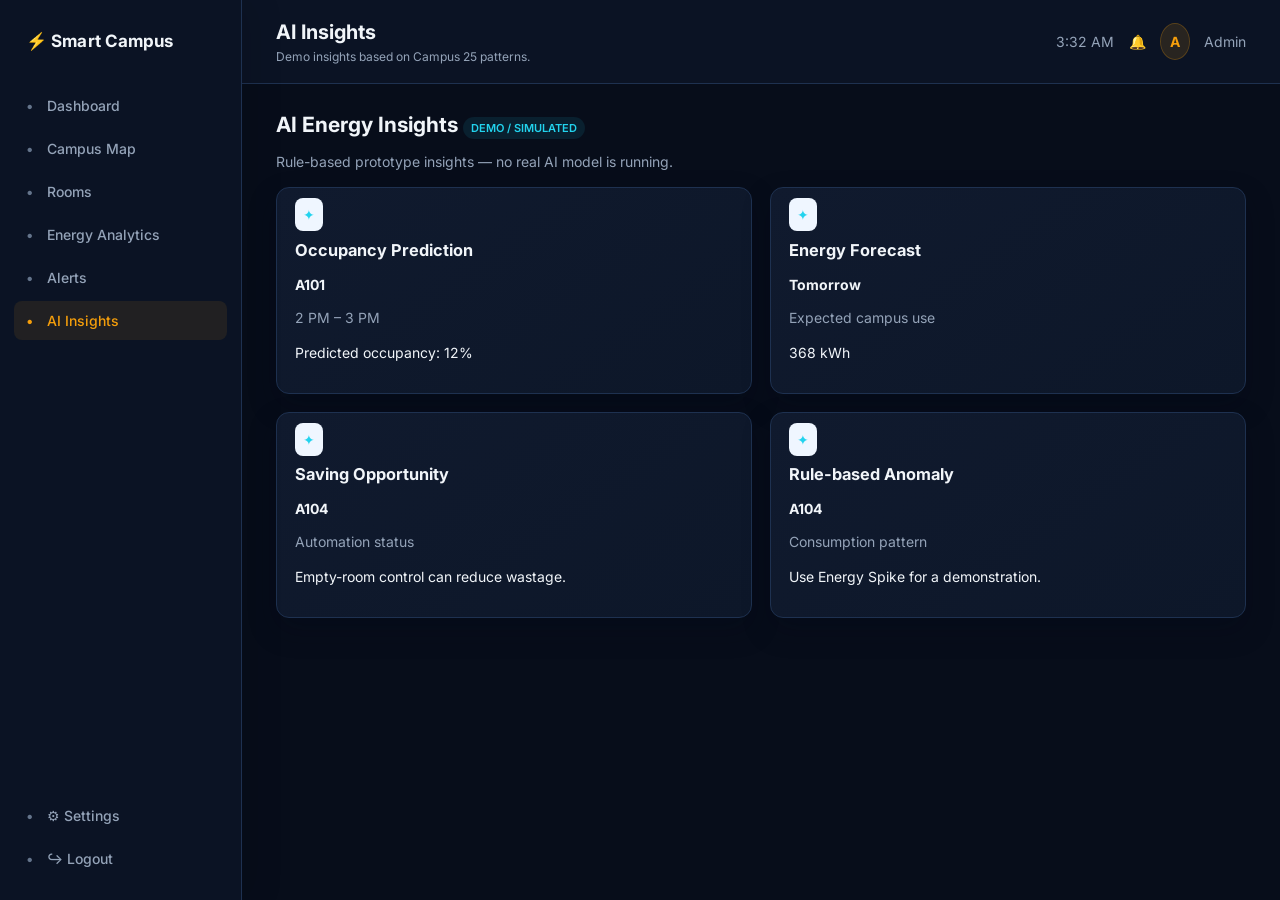
<file: ai-insights.html>
<!doctype html>
<html lang="en">

<head>
    <meta charset="UTF-8">
    <meta name="viewport" content="width=device-width,initial-scale=1">
    <title>AI Insights | Smart Campus</title>
    <link href="https://fonts.googleapis.com/css2?family=Inter:wght@400;500;600;700&display=swap" rel="stylesheet">
    <link rel="stylesheet" href="css/style.css">
</head>

<body data-page="ai">
    <div id="app"></div>
    <script src="js/main.js"></script>
</body>

</html>
</file>
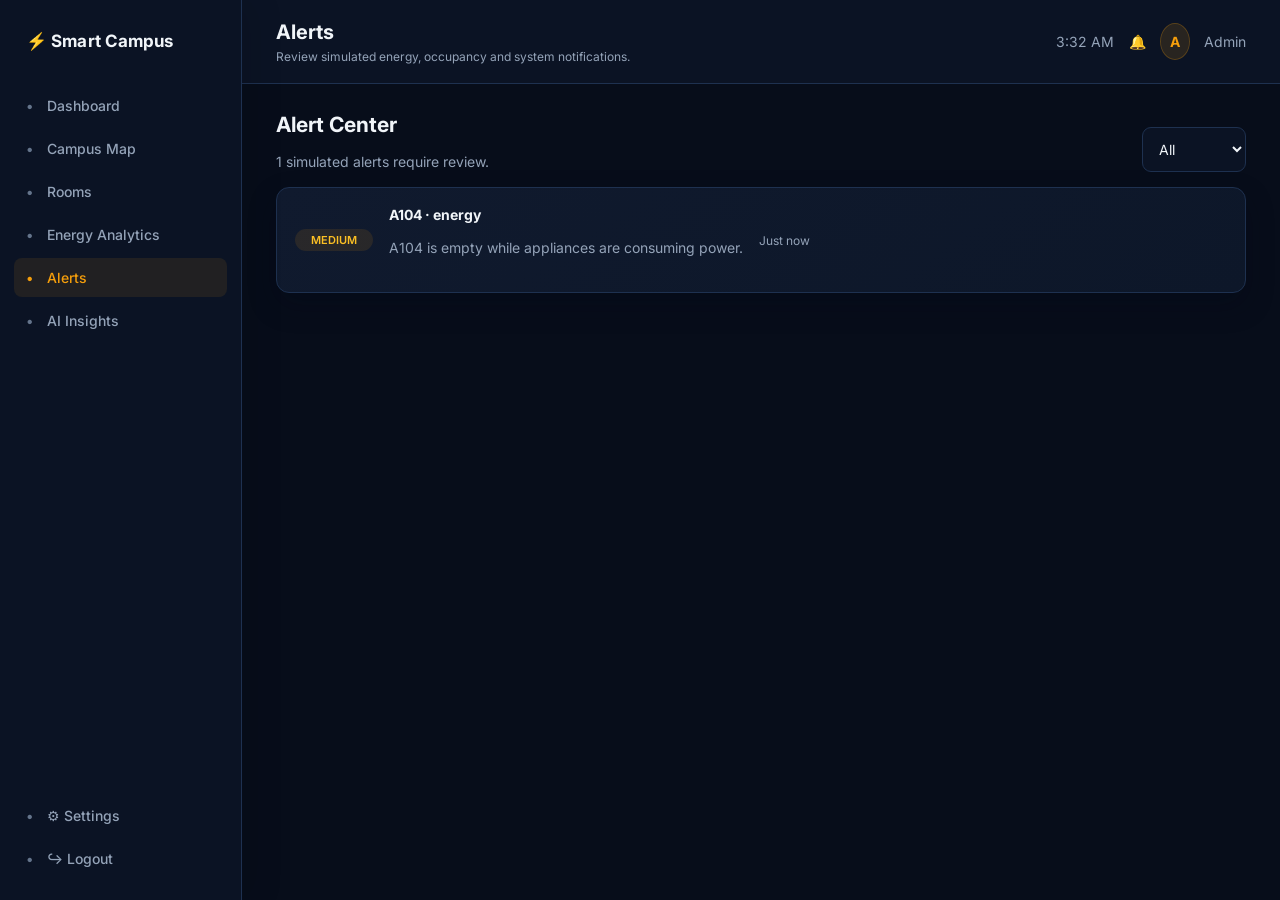
<file: alerts.html>
<!doctype html>
<html lang="en">

<head>
    <meta charset="UTF-8">
    <meta name="viewport" content="width=device-width,initial-scale=1">
    <title>Alerts | Smart Campus</title>
    <link href="https://fonts.googleapis.com/css2?family=Inter:wght@400;500;600;700&display=swap" rel="stylesheet">
    <link rel="stylesheet" href="css/style.css">
</head>

<body data-page="alerts">
    <div id="app"></div>
    <script src="js/main.js"></script>
    <script src="js/simulation.js"></script>
    <script src="js/alerts.js"></script>
</body>

</html>
</file>
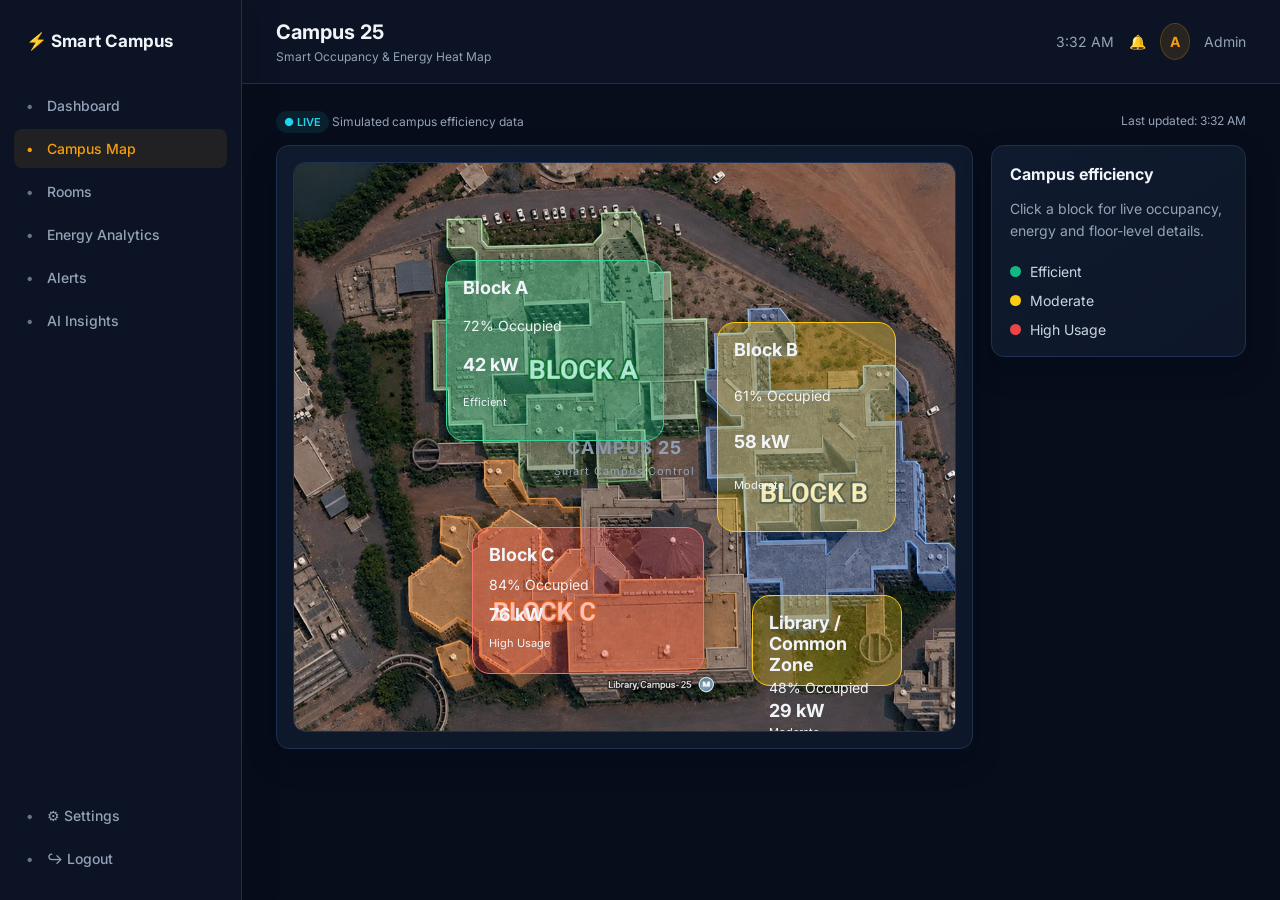
<file: campus-map.html>
<!doctype html><html lang="en"><head><meta charset="UTF-8"><meta name="viewport" content="width=device-width,initial-scale=1"><title>Campus 25 Map</title><link href="https://fonts.googleapis.com/css2?family=Inter:wght@400;500;600;700&display=swap" rel="stylesheet"><link rel="stylesheet" href="css/style.css"></head><body data-page="map"><div id="app"></div><script src="js/main.js"></script><script src="js/campus-map.js"></script></body></html>
</file>
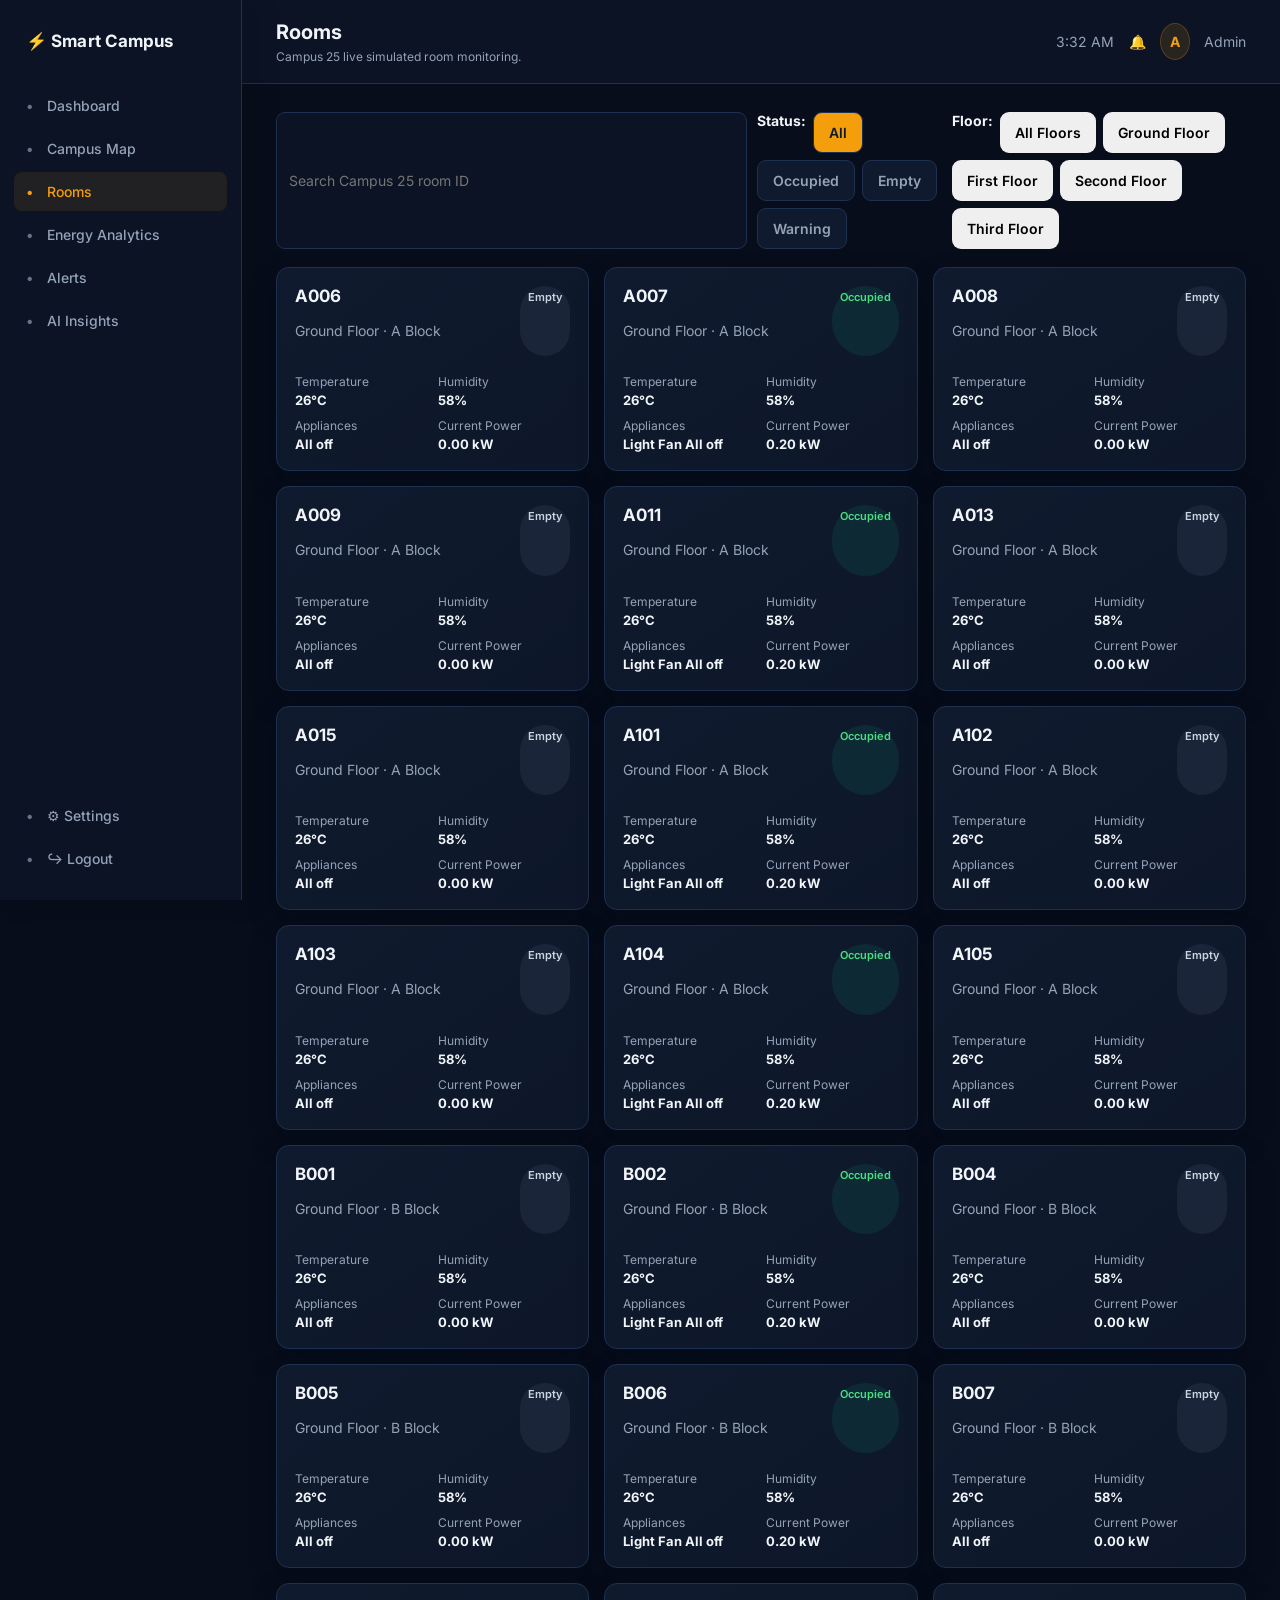
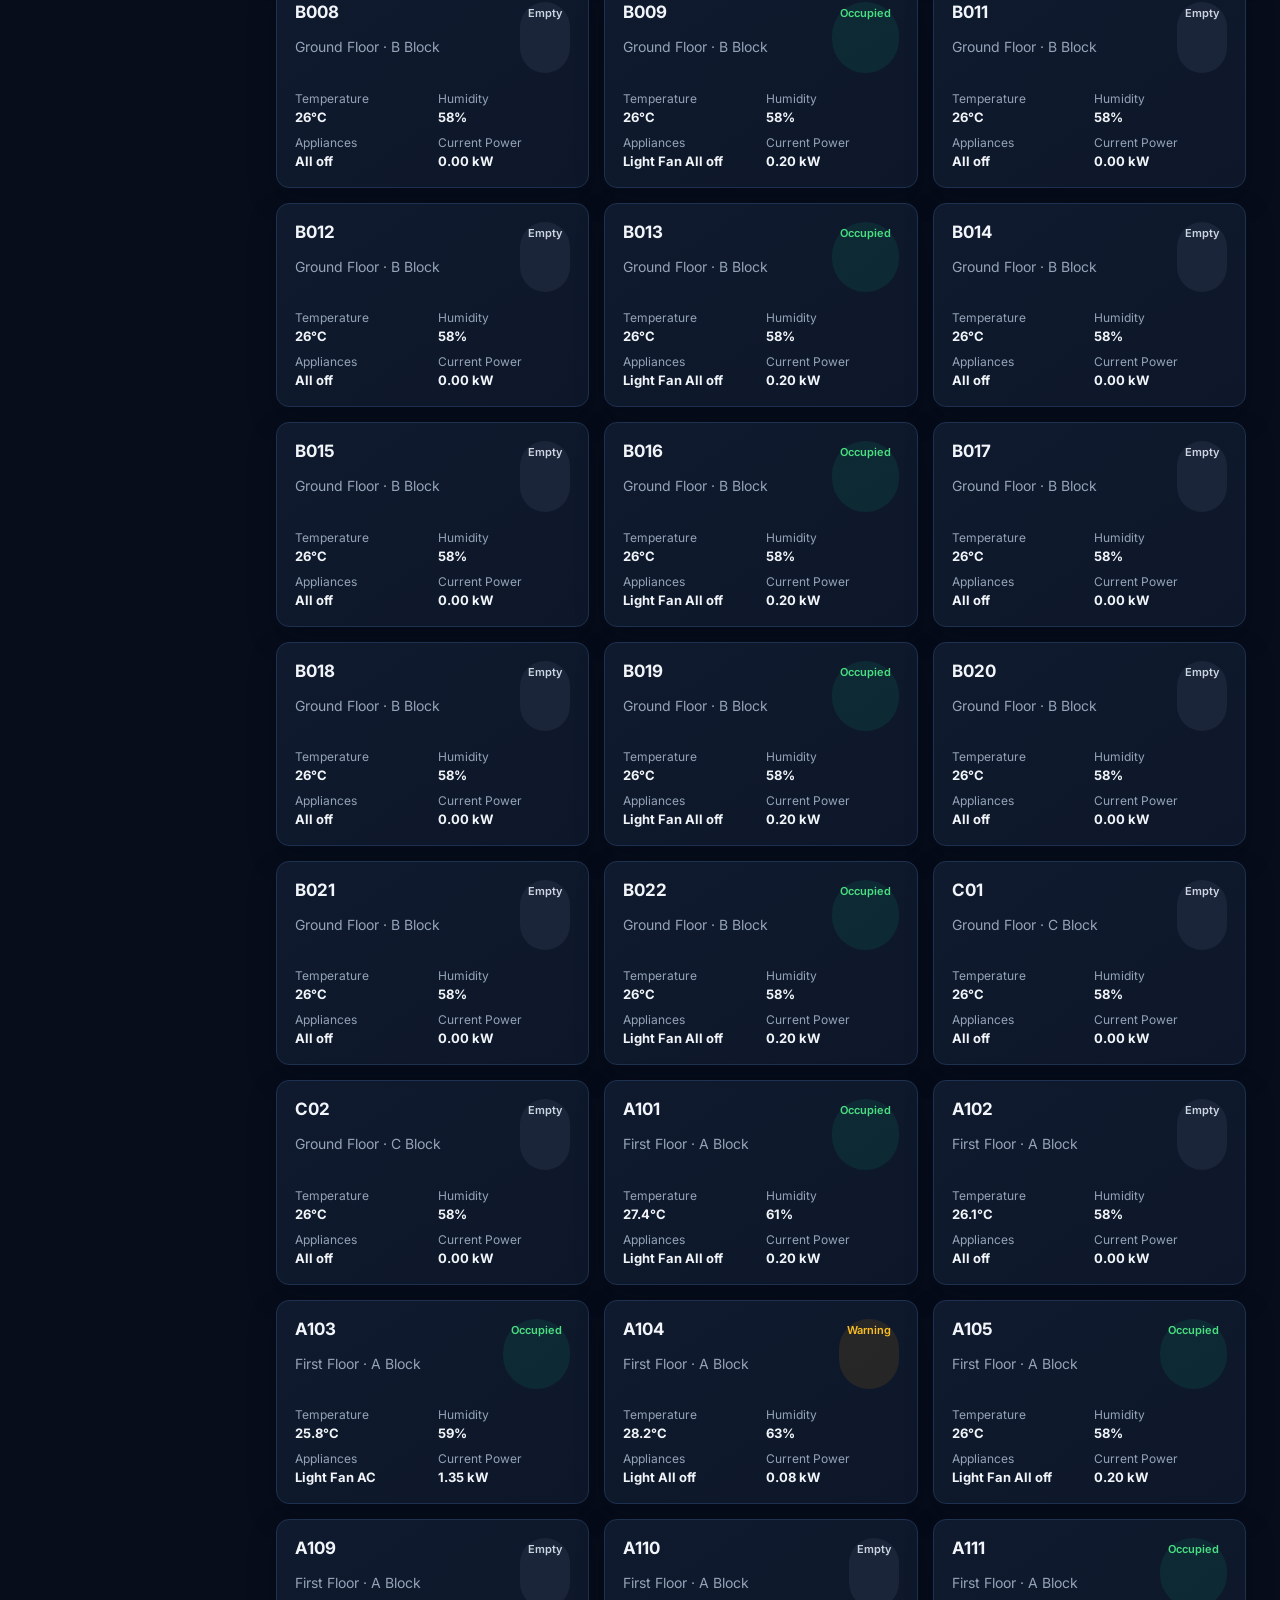
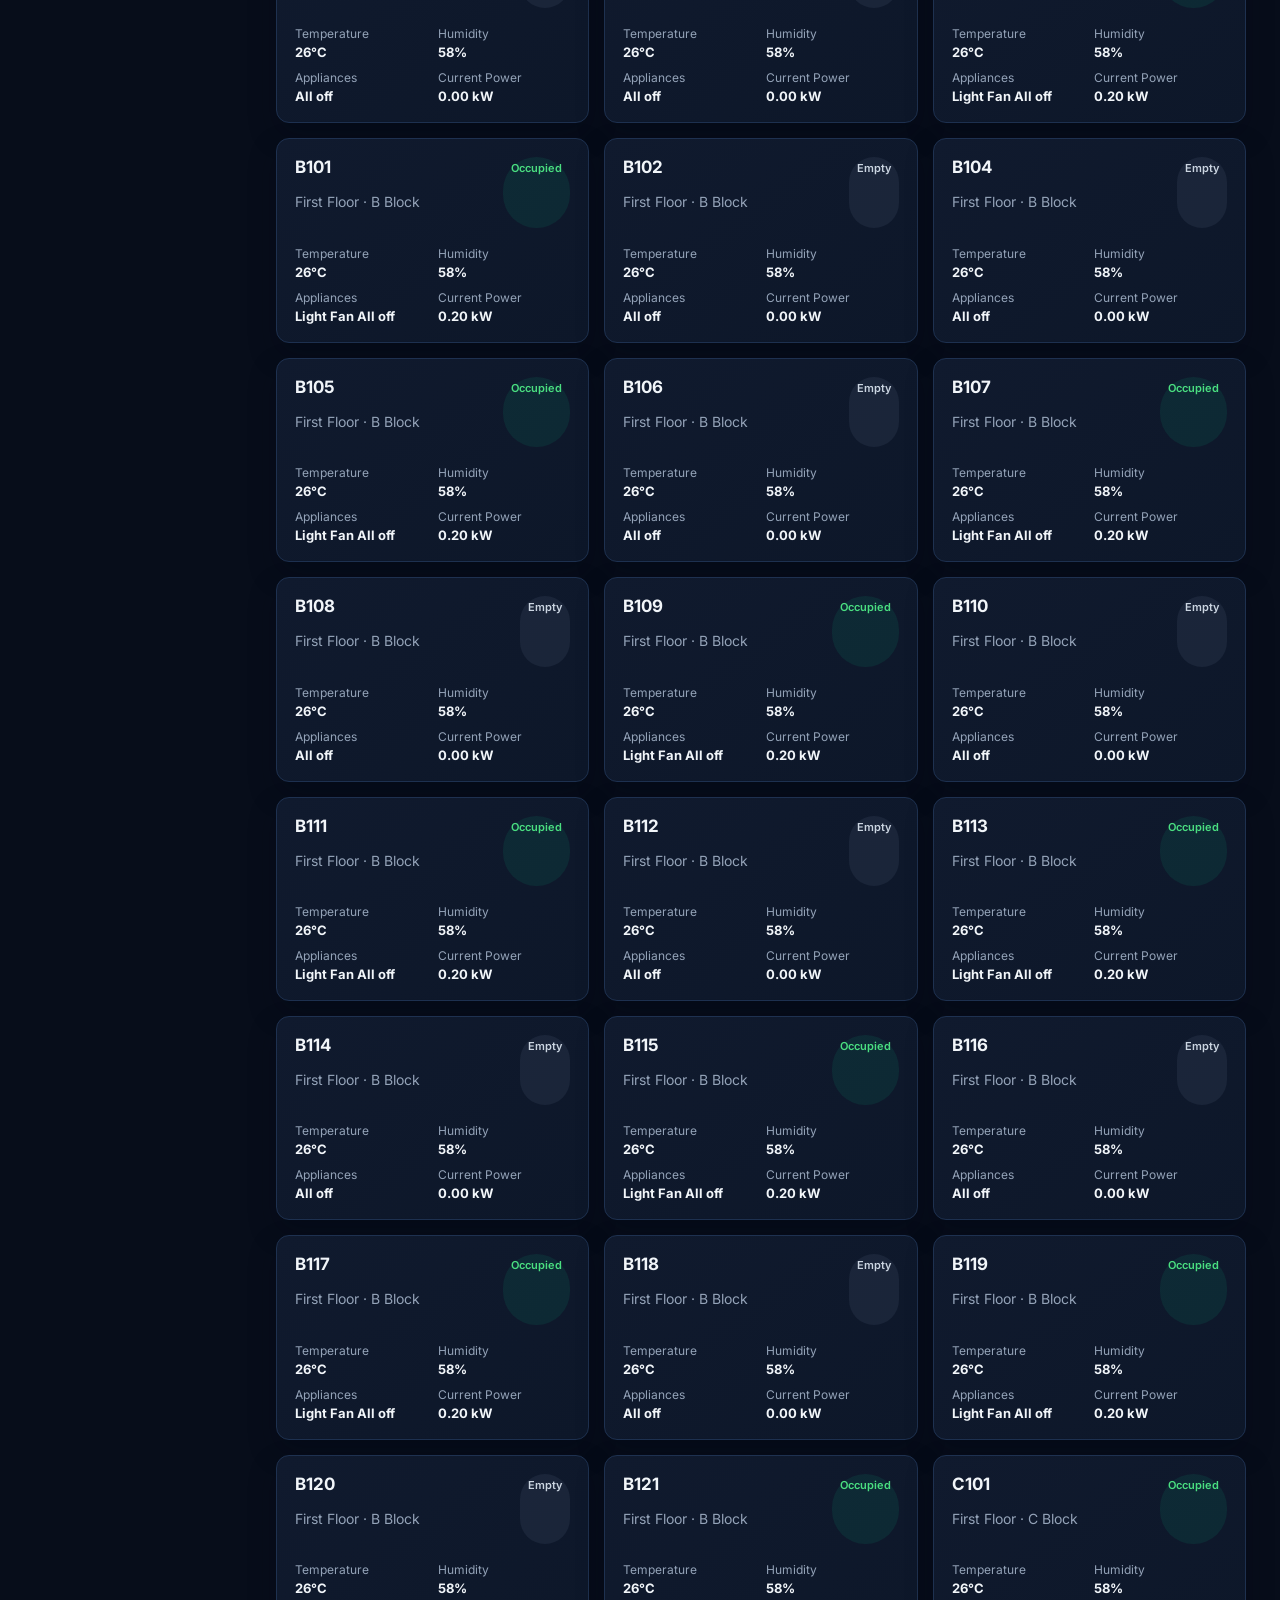
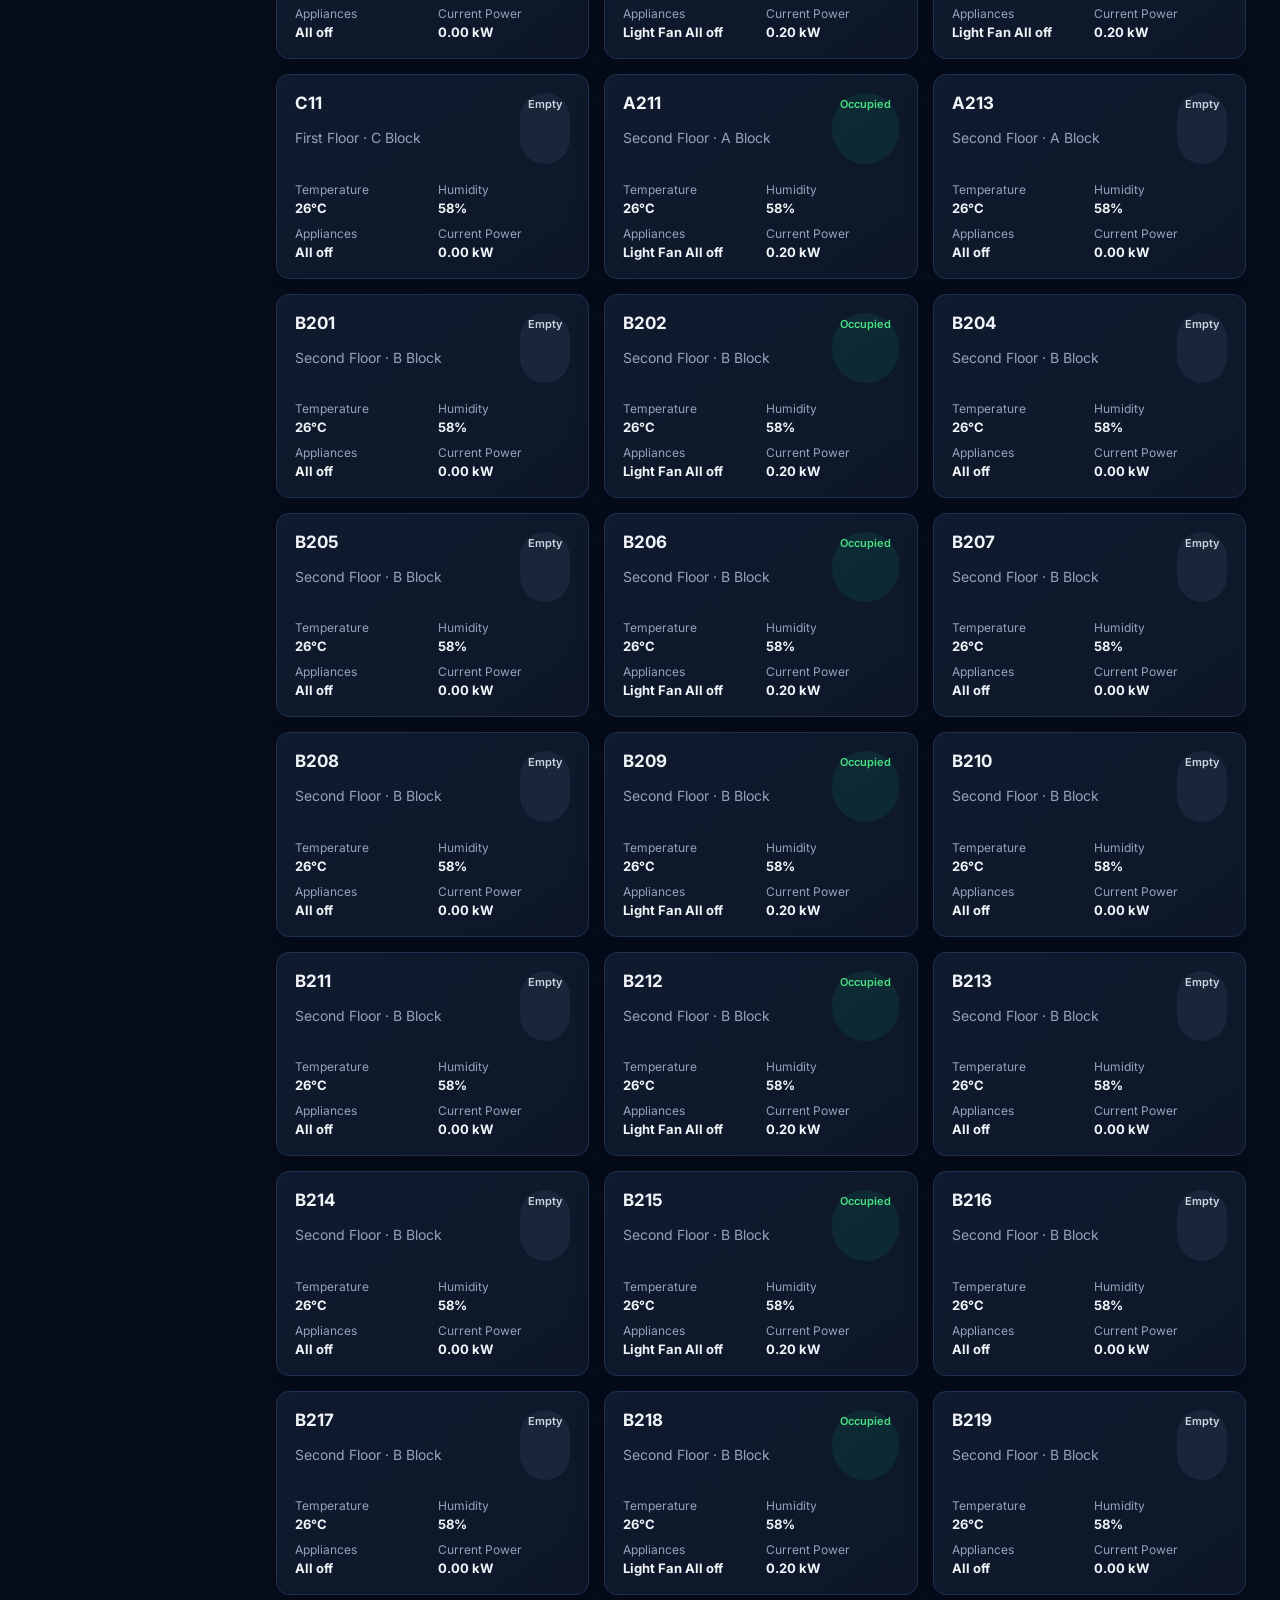
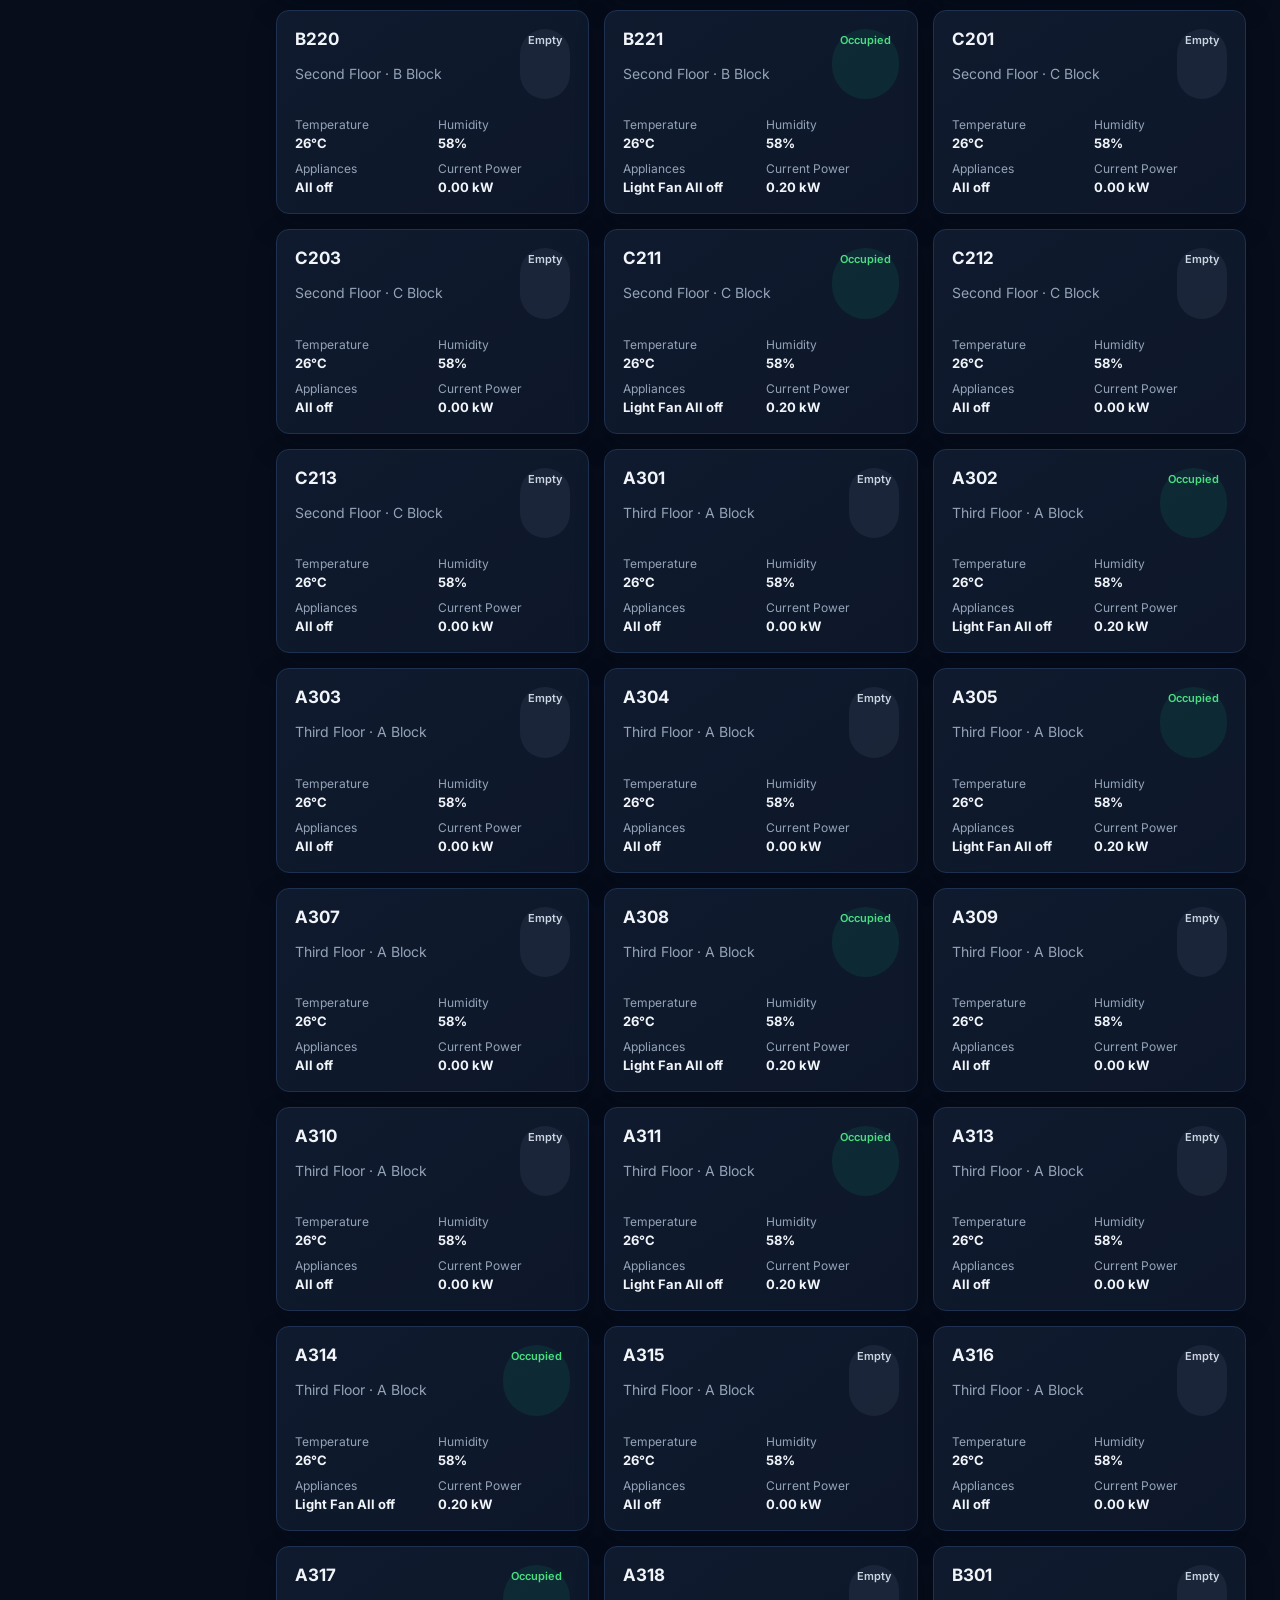
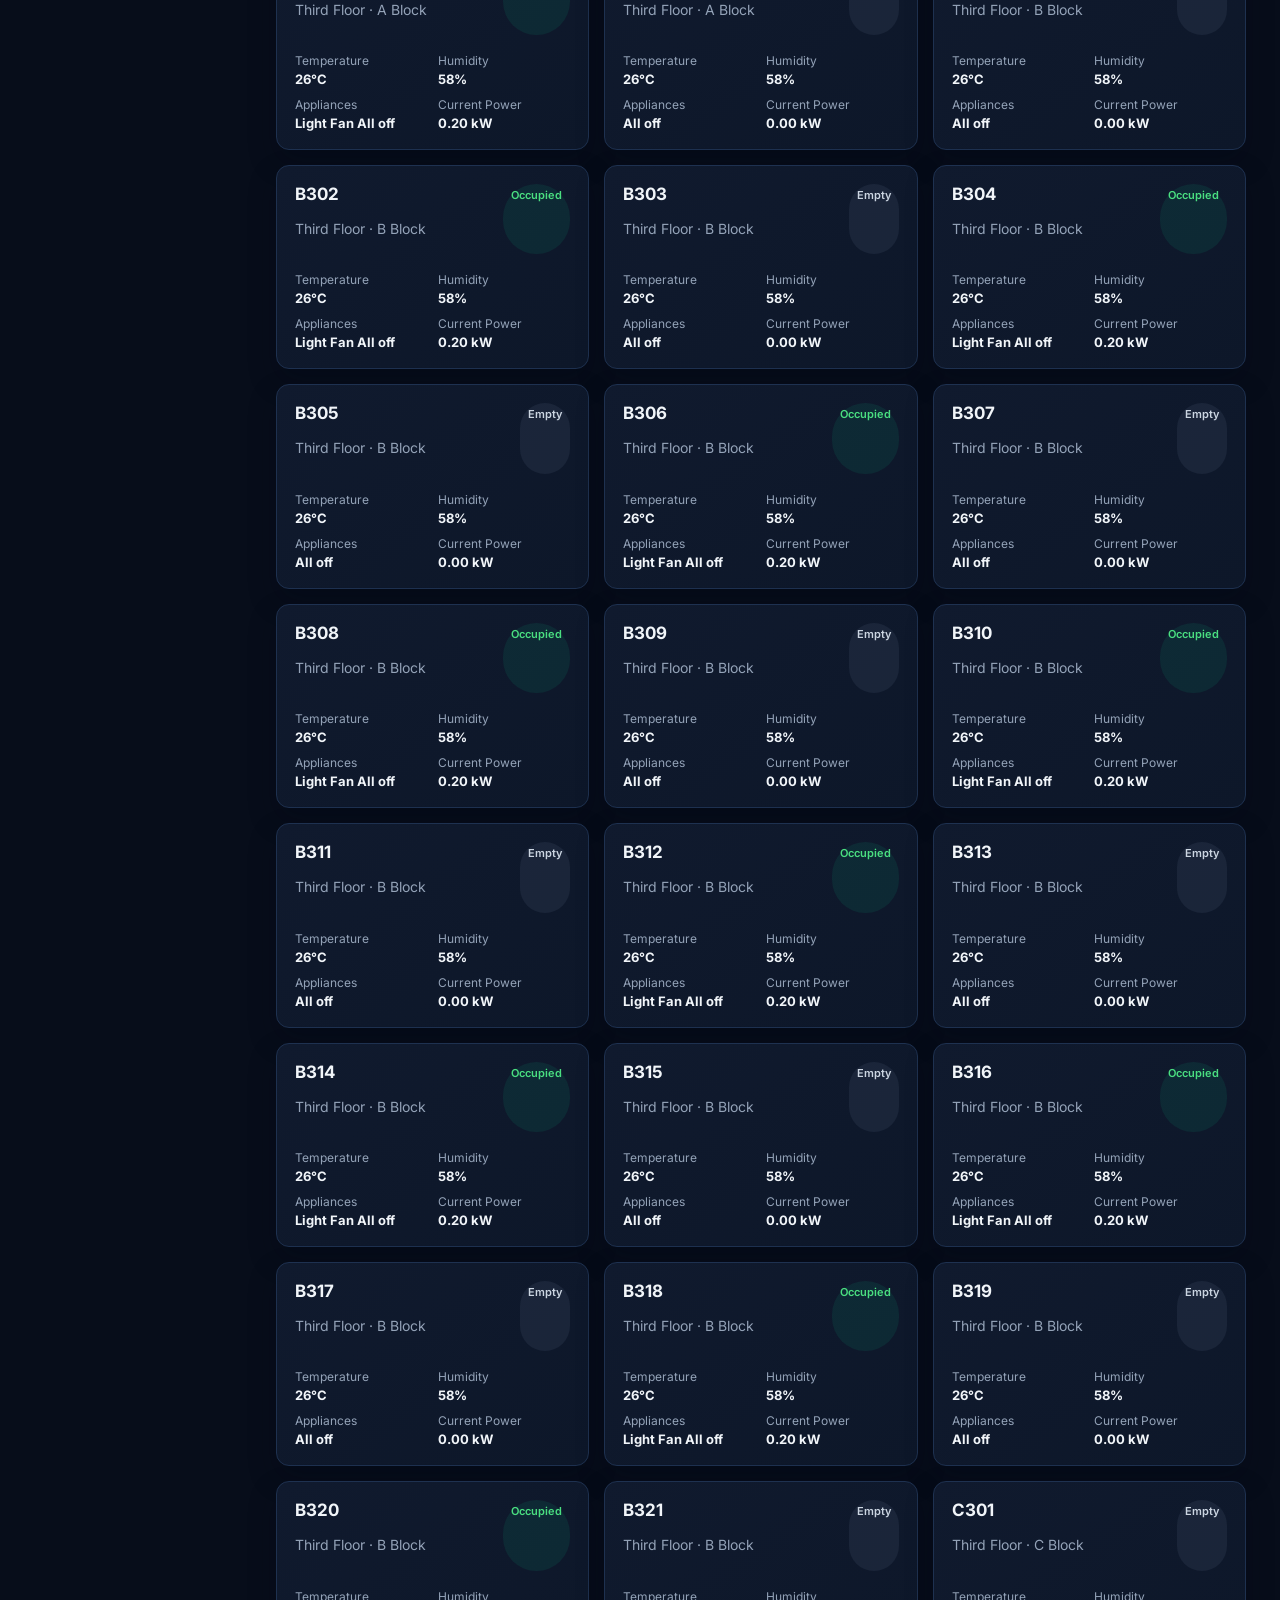
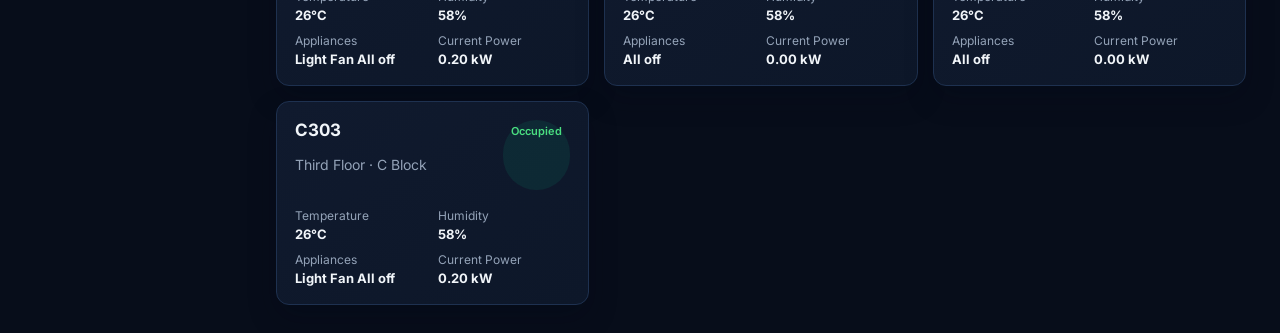
<file: rooms.html>
<!doctype html>
<html lang="en">

<head>
    <meta charset="UTF-8">
    <meta name="viewport" content="width=device-width,initial-scale=1">
    <title>Rooms | Smart Campus</title>
    <link href="https://fonts.googleapis.com/css2?family=Inter:wght@400;500;600;700&display=swap" rel="stylesheet">
    <link rel="stylesheet" href="css/style.css">
</head>

<body data-page="rooms">
    <div id="app"></div>
    <script src="js/main.js"></script>
    <script src="js/simulation.js"></script>
    <script src="js/rooms.js"></script>
</body>

</html>
</file>
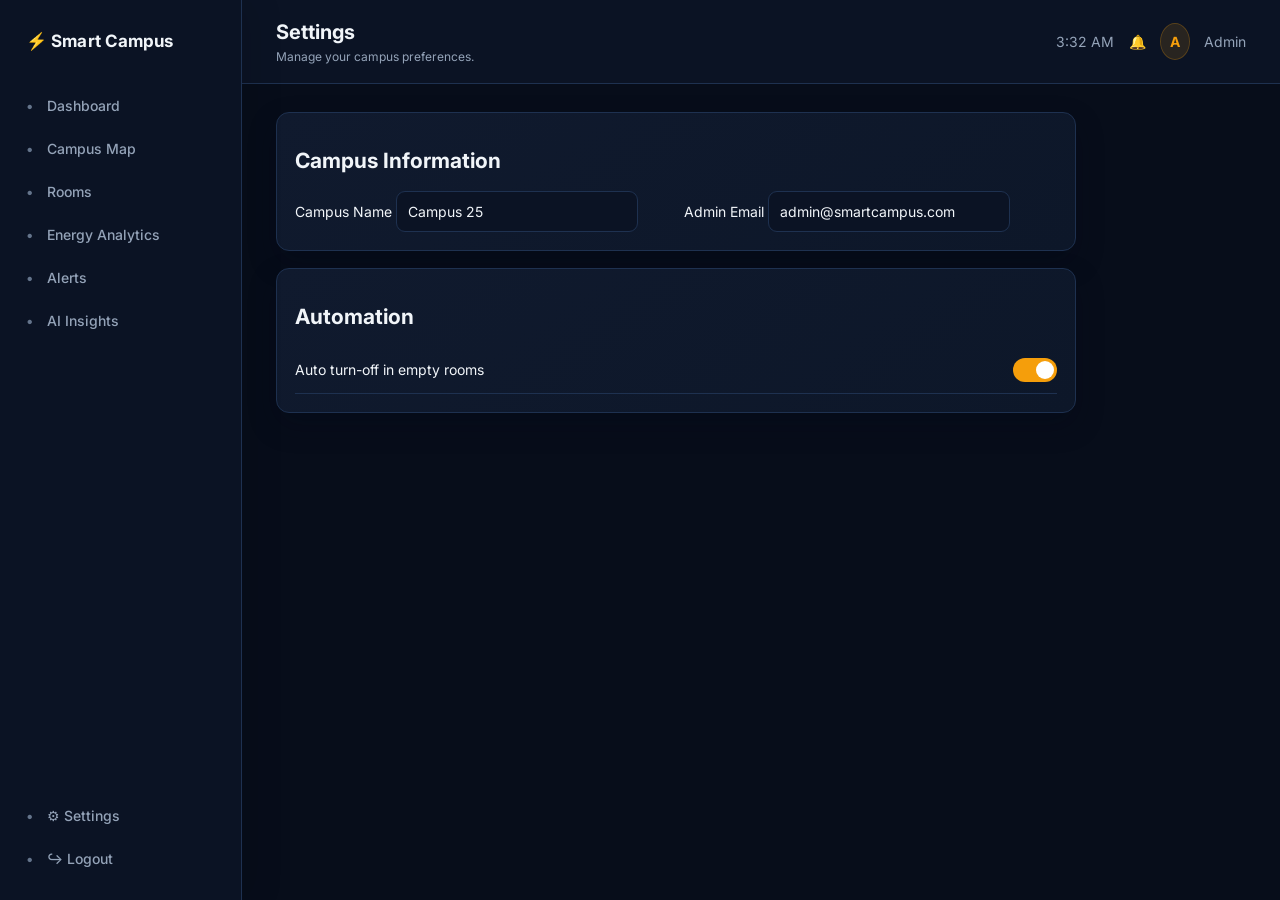
<file: settings.html>
<!doctype html>
<html lang="en">

<head>
    <meta charset="UTF-8">
    <meta name="viewport" content="width=device-width,initial-scale=1">
    <title>Settings | Smart Campus</title>
    <link href="https://fonts.googleapis.com/css2?family=Inter:wght@400;500;600;700&display=swap" rel="stylesheet">
    <link rel="stylesheet" href="css/style.css">
</head>

<body data-page="settings">
    <div id="app"></div>
    <script src="js/main.js"></script>
    <script src="js/simulation.js"></script>
</body>

</html>
</file>
<file: css/style.css>
:root {
    --blue: #2563eb;
    --navy: #111827;
    --muted: #64748b;
    --line: #e5e7eb;
    --bg: #f7f9fc;
    --green: #16a34a;
    --amber: #f59e0b;
    --red: #dc2626
}

/* Campus Pulse dark control-center theme */
:root{--bg-primary:#070D1A;--bg-secondary:#0B1324;--bg-card:#101A2E;--bg-card-hover:#14213A;--border:#1E3150;--border-light:#263B5C;--text-primary:#F1F5F9;--text-secondary:#94A3B8;--text-muted:#64748B;--accent:#F59E0B;--accent-hover:#FBBF24;--blue:#3B82F6;--cyan:#22D3EE;--success:#10B981;--warning:#F59E0B;--danger:#EF4444;--navy:var(--text-primary);--muted:var(--text-secondary);--line:var(--border);--bg:var(--bg-primary);--green:var(--success);--amber:var(--warning);--red:var(--danger)}
body{background:radial-gradient(circle at 80% -20%,#142a4b 0,transparent 30%),var(--bg-primary);color:var(--text-primary)}a{color:var(--cyan)}.shell{background:var(--bg-primary)}.sidebar{background:var(--bg-secondary);border-color:var(--border);box-shadow:12px 0 30px #00000018}.logo{color:var(--text-primary);letter-spacing:.1px}.logo span{color:var(--accent)}.nav{gap:6px}.nav a{color:var(--text-secondary);transition:background .2s,color .2s,transform .2s}.nav a::before{content:'•';color:var(--text-muted);margin-right:10px}.nav a.active,.nav a:hover{background:#f59e0b18;color:var(--accent)}.nav a.active::before,.nav a:hover::before{color:var(--accent)}.header{background:#0b1324eF;border-color:var(--border);backdrop-filter:blur(8px)}.header h1{color:var(--text-primary);font-size:24px}.header p,.profile{color:var(--text-secondary)}.avatar{background:#f59e0b20;color:var(--accent);outline:1px solid #f59e0b55}.card{background:linear-gradient(145deg,var(--bg-card),#0d1729);border-color:var(--border);box-shadow:0 12px 28px #02061742}.card:hover{border-color:var(--border-light)}.kpi-head,.sub,.muted{color:var(--text-secondary)}.kpi-icon{background:#3b82f61c;color:var(--cyan)}.value,.room-details strong,.metric-list strong{color:var(--text-primary)}.kpis .card:nth-child(1) .value,.kpis .card:nth-child(1) .kpi-icon{color:var(--accent)}.kpis .card:nth-child(2) .value,.kpis .card:nth-child(2) .kpi-icon{color:var(--cyan)}.kpis .card:nth-child(3) .value,.kpis .card:nth-child(3) .kpi-icon,.good{color:var(--success)}.kpis .card:nth-child(5) .value,.kpis .card:nth-child(5) .kpi-icon{color:var(--danger)}.table th{color:var(--text-muted)}.table td{border-color:#1b2b45}.clickable:hover{background:var(--bg-card-hover)}.badge.on,.badge.occupied,.badge.success{background:#10b9811c;color:#4ade80}.badge.off,.badge.empty{background:#64748b24;color:#cbd5e1}.badge.warning{background:#f59e0b1c;color:var(--accent-hover)}.badge.danger{background:#ef44441f;color:#f87171}.alert{background:#f59e0b12;border-color:var(--warning);color:var(--text-primary)}.alert.success-alert{background:#10b98112;border-color:var(--success)}.alert.info-alert{background:#3b82f616;border-color:var(--blue)}.alert p,.alert small{color:var(--text-secondary)}.metric-list div{background:#0a1324;color:var(--text-secondary)}.insight{background:linear-gradient(135deg,#10284b,#0c1930);border:1px solid #1d4d80}.insight p{color:#c9ddfa}.insight .sub{color:#9bc6f5}.select,.login-card input:not([type=checkbox]){background:#0a1324;color:var(--text-primary);border-color:var(--border)}.select:focus,.login-card input:focus{border-color:var(--cyan);box-shadow:0 0 0 3px #22d3ee18}.filter{background:#101a2e;color:var(--text-secondary);border-color:var(--border)}.filter.active,.primary{background:var(--accent);color:#111827}.room-card{background:linear-gradient(145deg,#101a2e,#0d1729)}.room-card:hover{background:var(--bg-card-hover);border-color:#f59e0b70}.switch{background:#334155}.switch.on{background:var(--accent)}.switch:after{background:#f8fafc}.toggle-row{border-color:var(--border)}.settings input{background:#0a1324;color:var(--text-primary);border:1px solid var(--border);border-radius:9px;padding:11px}.toast{background:#172554;border:1px solid var(--border-light)}.demo-badge{background:#22d3ee18;color:var(--cyan)}.campus-context{background:linear-gradient(90deg,#101a2e,#12213a);border-color:var(--border-light)}.floor-overview{background:linear-gradient(100deg,#101a2e,#0c172a);border-color:var(--border)}.map-filters,.selected-room,.floor-plan{background:linear-gradient(145deg,#101a2e,#0b1324)}.plan-image{background:#f8fafc;border-color:var(--border-light);padding:8px}.plan-image img{border-radius:6px}.map-room.occupied{background:#f59e0b25;color:var(--accent-hover)}.map-room.empty{background:#334155;color:#cbd5e1}.map-room.danger{background:#ef444426;color:#fca5a5}.login-page{background:radial-gradient(circle at top right,#203c60,transparent 42%),var(--bg-primary)}.login-card{background:var(--bg-card);border-color:var(--border);box-shadow:0 24px 70px #0008}.brand-mark{background:#f59e0b18;color:var(--accent)}.login-card h1{color:var(--text-primary)}.eyebrow{color:var(--accent)}

* {
    box-sizing: border-box
}

body {
    margin: 0;
    background: var(--bg);
    font: 14px Inter, Arial, sans-serif;
    color: var(--navy)
}

button,
input,
select {
    font: inherit
}

a {
    color: var(--blue);
    text-decoration: none
}

.login-page {
    min-height: 100vh;
    display: grid;
    place-items: center;
    background: linear-gradient(135deg, #eef4ff, #f7f9fc 55%, #edf9f1)
}

.login-card {
    width: min(430px, calc(100% - 32px));
    background: #fff;
    padding: 42px;
    border: 1px solid var(--line);
    border-radius: 20px;
    box-shadow: 0 18px 50px #1e3a5f17
}

.brand-mark {
    width: 48px;
    height: 48px;
    display: grid;
    place-items: center;
    background: #eaf1ff;
    border-radius: 14px;
    font-size: 22px
}

.eyebrow {
    font-weight: 700;
    color: var(--blue);
    letter-spacing: 1.2px;
    font-size: 11px;
    margin: 25px 0 7px
}

.login-card h1 {
    margin: 0;
    font-size: 26px
}

.muted {
    color: var(--muted);
    line-height: 1.6
}

.login-card form {
    margin-top: 26px
}

.login-card label:not(.check) {
    display: grid;
    gap: 7px;
    font-weight: 600;
    margin: 14px 0
}

.login-card input:not([type=checkbox]),
.select {
    width: 100%;
    border: 1px solid #d8dee8;
    border-radius: 9px;
    padding: 12px;
    outline: none;
    background: white
}

.login-card input:focus {
    border-color: var(--blue);
    box-shadow: 0 0 0 3px #2563eb19
}

.form-row {
    display: flex;
    justify-content: space-between;
    align-items: center;
    margin: 17px 0
}

.check {
    font-weight: 400 !important;
    display: flex !important;
    gap: 7px;
    align-items: center;
    margin: 0 !important
}

.btn {
    border: 0;
    border-radius: 9px;
    padding: 11px 15px;
    font-weight: 600;
    cursor: pointer;
    transition: .2s
}

.btn:hover {
    filter: brightness(.95);
    transform: translateY(-1px)
}

.primary {
    background: var(--blue);
    color: #fff
}

.full {
    width: 100%
}

.form-error {
    min-height: 18px;
    color: var(--red);
    margin: 0 0 10px
}

.demo-note {
    text-align: center;
    color: var(--muted);
    font-size: 12px;
    margin: 22px 0 0
}

.demo-note span {
    font-size: 11px
}

.shell {
    display: flex;
    min-height: 100vh
}

.sidebar {
    width: 242px;
    background: #fff;
    border-right: 1px solid var(--line);
    padding: 22px 14px;
    position: fixed;
    height: 100vh;
    z-index: 5
}

.logo {
    font-weight: 700;
    font-size: 17px;
    padding: 9px 12px;
    margin-bottom: 26px
}

.logo span {
    color: var(--blue)
}

.nav {
    display: grid;
    gap: 4px
}

.nav a {
    color: #536276;
    padding: 11px 12px;
    border-radius: 8px;
    font-weight: 500
}

.nav a.active,
.nav a:hover {
    background: #edf3ff;
    color: var(--blue)
}

.nav-bottom {
    position: absolute;
    bottom: 22px;
    left: 14px;
    right: 14px
}

.main {
    margin-left: 242px;
    min-width: 0;
    width: calc(100% - 242px)
}

.header {
    background: #fff;
    border-bottom: 1px solid var(--line);
    height: 84px;
    display: flex;
    align-items: center;
    justify-content: space-between;
    padding: 0 34px
}

.header h1 {
    font-size: 20px;
    margin: 0
}

.header p {
    margin: 5px 0 0;
    color: var(--muted);
    font-size: 12px
}

.profile {
    display: flex;
    align-items: center;
    gap: 15px;
    color: var(--muted)
}

.avatar {
    background: #dbeafe;
    color: var(--blue);
    font-weight: 700;
    padding: 9px;
    border-radius: 50%
}

.menu {
    display: none
}

.content {
    padding: 28px 34px
}

.kpis {
    display: grid;
    grid-template-columns: repeat(5, 1fr);
    gap: 16px
}

.card {
    background: #fff;
    border: 1px solid var(--line);
    border-radius: 13px;
    padding: 18px;
    box-shadow: 0 3px 10px #11182706
}

.kpi-head {
    display: flex;
    justify-content: space-between;
    color: var(--muted)
}

.kpi-icon {
    background: #eff6ff;
    padding: 8px;
    border-radius: 8px
}

.value {
    font-size: 23px;
    font-weight: 700;
    margin: 12px 0 5px
}

.sub {
    font-size: 12px;
    color: var(--muted)
}

.good {
    color: var(--green)
}

.layout {
    display: grid;
    grid-template-columns: 1.7fr 1fr;
    gap: 18px;
    margin-top: 18px
}

.section-title {
    display: flex;
    justify-content: space-between;
    align-items: center;
    margin-bottom: 16px
}

.section-title h2 {
    margin: 0;
    font-size: 16px
}

.table-wrap {
    overflow: auto
}

.table {
    width: 100%;
    border-collapse: collapse;
    white-space: nowrap
}

.table th {
    text-align: left;
    color: var(--muted);
    font-size: 11px;
    font-weight: 600;
    padding: 0 9px 11px
}

.table td {
    padding: 13px 9px;
    border-top: 1px solid #edf0f3
}

.clickable {
    cursor: pointer
}

.clickable:hover {
    background: #f8fbff
}

.badge {
    display: inline-block;
    border-radius: 99px;
    padding: 4px 8px;
    font-size: 11px;
    font-weight: 600
}

.on,
.occupied,
.success {
    background: #dcfce7;
    color: #15803d
}

.off,
.empty {
    background: #f1f5f9;
    color: #64748b
}

.warning {
    background: #fef3c7;
    color: #b45309
}

.danger {
    background: #fee2e2;
    color: #b91c1c
}

.chart-card {
    min-height: 330px
}

.metric-list {
    display: grid;
    grid-template-columns: repeat(3, 1fr);
    gap: 10px;
    margin-top: 13px
}

.metric-list div {
    padding: 10px;
    background: #f8fafc;
    border-radius: 8px;
    font-size: 11px;
    color: var(--muted)
}

.metric-list strong {
    display: block;
    font-size: 15px;
    color: var(--navy);
    margin-top: 3px
}

.alerts {
    display: grid;
    gap: 10px
}

.alert {
    border-left: 3px solid var(--amber);
    padding: 11px 12px;
    background: #fffbeb;
    border-radius: 6px
}

.alert.success-alert {
    border-color: var(--green);
    background: #f0fdf4
}

.alert.info-alert {
    border-color: var(--blue);
    background: #eff6ff
}

.alert p {
    margin: 4px 0;
    color: #526276;
    font-size: 12px
}

.alert small {
    color: #94a3b8
}

.insight {
    margin-top: 18px;
    background: #173b78;
    color: #fff;
    border: 0
}

.insight p {
    color: #d8e5ff
}

.insight .sub {
    color: #b6ccf5
}

.room-toolbar {
    display: flex;
    gap: 10px;
    margin-bottom: 18px
}

.filters {
    display: flex;
    gap: 7px;
    flex-wrap: wrap
}

.filter.active {
    background: var(--blue);
    color: #fff
}

.filter {
    background: #fff;
    border: 1px solid var(--line);
    color: #526276
}

.room-grid {
    display: grid;
    grid-template-columns: repeat(3, 1fr);
    gap: 15px
}

.room-card {
    cursor: pointer
}

.room-card:hover {
    border-color: #9cbcfb
}

.room-top {
    display: flex;
    justify-content: space-between
}

.room-card h3 {
    margin: 0;
    font-size: 17px
}

.room-details {
    display: grid;
    grid-template-columns: 1fr 1fr;
    gap: 10px;
    margin-top: 18px;
    color: var(--muted);
    font-size: 12px
}

.room-details strong {
    display: block;
    color: var(--navy);
    font-size: 13px;
    margin-top: 3px
}

.detail {
    max-width: 850px
}

.back {
    display: inline-block;
    margin-bottom: 15px
}

.toggle-row {
    display: flex;
    align-items: center;
    justify-content: space-between;
    padding: 13px 0;
    border-bottom: 1px solid var(--line)
}

.switch {
    width: 44px;
    height: 24px;
    border: 0;
    border-radius: 99px;
    background: #cbd5e1;
    position: relative;
    cursor: pointer
}

.switch:after {
    content: '';
    position: absolute;
    width: 18px;
    height: 18px;
    border-radius: 50%;
    background: #fff;
    left: 3px;
    top: 3px;
    transition: .2s
}

.switch.on {
    background: var(--green)
}

.switch.on:after {
    left: 23px
}

.page-heading {
    display: flex;
    justify-content: space-between;
    align-items: center;
    margin-bottom: 20px
}

.page-heading h2 {
    margin: 0
}

.charts {
    display: grid;
    grid-template-columns: 1fr 1fr;
    gap: 18px
}

.chart-small {
    height: 280px
}

.alert-list {
    display: grid;
    gap: 12px
}

.alert-row {
    display: flex;
    align-items: center;
    gap: 16px
}

.severity {
    min-width: 78px;
    text-align: center
}

.settings {
    max-width: 800px;
    display: grid;
    gap: 17px
}

.setting-grid {
    display: grid;
    grid-template-columns: 1fr 1fr;
    gap: 15px
}

.setting-line {
    display: flex;
    justify-content: space-between;
    align-items: center;
    padding: 11px 0;
    border-bottom: 1px solid var(--line)
}

.toast {
    position: fixed;
    right: 24px;
    bottom: 24px;
    background: #172554;
    color: white;
    padding: 12px 17px;
    border-radius: 9px;
    box-shadow: 0 10px 25px #11182733;
    z-index: 20
}

.ai-grid {
    display: grid;
    grid-template-columns: repeat(2, 1fr);
    gap: 18px
}

.map-layout{display:grid;grid-template-columns:190px minmax(0,1fr) 250px;gap:18px;align-items:start}.map-filters h2,.selected-room h2{font-size:16px;margin-top:0}.map-filters .sub{margin:20px 0 7px;font-weight:700;text-transform:uppercase;font-size:10px}.filter-stack{display:grid;gap:6px}.filter-stack .filter{text-align:left}.floor-plan{min-height:640px}.plan-image{position:relative;min-height:360px;border:1px dashed #cbd5e1;border-radius:10px;overflow:hidden;background:#f8fafc;display:grid;place-items:center}.plan-image img{width:100%;max-height:500px;object-fit:contain;display:block}.plan-missing{display:none}.map-room-list{display:flex;flex-wrap:wrap;gap:7px;margin-top:16px}.map-room{border:0;border-radius:7px;padding:7px 9px;cursor:pointer;font-weight:700;font-size:12px}.map-room.occupied{background:#dcfce7;color:#15803d}.map-room.empty{background:#e2e8f0;color:#475569}.map-room.danger{background:#fee2e2;color:#b91c1c}.room-link{display:block;text-align:center;margin-top:20px}.campus-context{display:flex;align-items:center;gap:15px;margin-bottom:18px}.campus-context strong{display:block;font-size:18px}.campus-context .eyebrow{margin:0;font-size:9px}.campus-context .select{width:auto;margin-left:auto}.floor-overview{display:flex;align-items:center;justify-content:space-between;margin-top:18px;background:linear-gradient(100deg,#eff6ff,#fff)}.floor-overview h2{margin:0}

.demo-badge {
    color: #1d4ed8;
    background: #dbeafe;
    padding: 4px 8px;
    border-radius: 99px;
    font-size: 11px;
    font-weight: 600
}

@media(max-width:1100px) {
    .kpis {
        grid-template-columns: repeat(3, 1fr)
    }

    .room-grid {
        grid-template-columns: repeat(2, 1fr)
    }
}

@media(max-width:760px) {
    .sidebar {
        transform: translateX(-100%);
        transition: .2s
    }

    .sidebar.open {
        transform: translateX(0)
    }

    .main {
        margin-left: 0;
        width: 100%
    }

    .header {
        padding: 0 17px;
        height: 74px
    }

    .header p {
        display: none
    }

    .content {
        padding: 20px 16px
    }

    .menu {
        display: block;
        border: 0;
        background: none;
        font-size: 20px
    }

    .profile span {
        display: none
    }

    .kpis,
    .layout,
    .charts,
    .ai-grid {
        grid-template-columns: 1fr
    }

    .room-grid {
        grid-template-columns: 1fr
    }

    .kpis {
        gap: 10px
    }

    .header h1 {
        font-size: 16px
    }

    .setting-grid {
        grid-template-columns: 1fr
    }

    .room-toolbar {
        display: grid
    }

    .map-layout{grid-template-columns:1fr}.floor-plan{min-height:0}.plan-image{min-height:260px}.campus-context{flex-wrap:wrap}.campus-context .select{margin-left:0}

    .nav-bottom {
        bottom: 15px
    }
}

/* Final theme layer: intentionally last so it applies across every page. */
body{background:radial-gradient(circle at 80% -20%,#142a4b 0,transparent 30%),#070D1A;color:#F1F5F9}.sidebar,.header{background:#0B1324;border-color:#1E3150}.sidebar{box-shadow:12px 0 30px #00000018}.logo{color:#F1F5F9}.nav a{color:#94A3B8}.nav a.active,.nav a:hover{background:#f59e0b18;color:#F59E0B}.header h1{color:#F1F5F9}.header p,.profile,.muted,.sub{color:#94A3B8}.avatar{background:#f59e0b20;color:#F59E0B;outline:1px solid #f59e0b55}.card{background:linear-gradient(145deg,#101A2E,#0d1729);border-color:#1E3150;box-shadow:0 12px 28px #02061742}.card:hover{border-color:#263B5C}.value,.room-details strong,.metric-list strong{color:#F1F5F9}.kpi-head,.table th{color:#64748B}.table td,.toggle-row{border-color:#1E3150}.clickable:hover{background:#14213A}.select,.login-card input:not([type=checkbox]),.settings input{background:#0B1324;color:#F1F5F9;border-color:#1E3150}.filter{background:#101A2E;color:#94A3B8;border-color:#1E3150}.filter.active,.primary{background:#F59E0B;color:#111827}.badge.on,.badge.occupied,.badge.success{background:#10b9811c;color:#4ade80}.badge.off,.badge.empty{background:#64748b24;color:#cbd5e1}.badge.warning{background:#f59e0b1c;color:#FBBF24}.badge.danger{background:#ef44441f;color:#f87171}.metric-list div{background:#0B1324;color:#94A3B8}.alert{background:#f59e0b12;color:#F1F5F9}.alert.success-alert{background:#10b98112}.alert.info-alert{background:#3b82f616}.alert p,.alert small{color:#94A3B8}.insight{background:linear-gradient(135deg,#10284b,#0c1930);border-color:#1d4d80}.switch{background:#334155}.switch.on{background:#F59E0B}.map-filters,.selected-room,.floor-plan{background:linear-gradient(145deg,#101A2E,#0B1324)}.plan-image{background:#f8fafc;border-color:#263B5C}.map-room.occupied{background:#f59e0b25;color:#FBBF24}.map-room.empty{background:#334155;color:#cbd5e1}.map-room.danger{background:#ef444426;color:#fca5a5}.campus-context,.floor-overview{background:linear-gradient(100deg,#101A2E,#0c172a);border-color:#263B5C}.login-page{background:radial-gradient(circle at top right,#203c60,transparent 42%),#070D1A}.login-card{background:#101A2E;border-color:#1E3150;box-shadow:0 24px 70px #0008}.login-card h1{color:#F1F5F9}.demo-badge{background:#22d3ee18;color:#22D3EE}.energy-kpis .energy-kpi{position:relative;overflow:hidden}.energy-dot{width:8px;height:8px;border-radius:50%;background:#22D3EE;box-shadow:0 0 14px #22D3EE}.energy-kpis .kpi-1 .value,.energy-kpis .kpi-1 .energy-dot{color:#F59E0B;background-color:#F59E0B}.energy-kpis .kpi-2 .value{color:#22D3EE}.energy-kpis .kpi-3 .value{color:#10B981}.energy-kpis .kpi-3 .energy-dot{background:#10B981;box-shadow:0 0 14px #10B981}.energy-kpis .kpi-4 .value{color:#F1F5F9}.energy-kpis .kpi-5 .value,.energy-kpis .kpi-5 .energy-dot{color:#EF4444;background-color:#EF4444}.energy-period{min-width:145px}.energy-charts .chart-small{height:310px;display:flex;flex-direction:column;padding:18px}.chart-heading{display:flex;align-items:center;justify-content:space-between;margin-bottom:12px}.chart-heading h2{margin:0;font-size:16px}.chart-heading span{font-size:11px;color:#64748B;border:1px solid #263B5C;border-radius:99px;padding:3px 7px}.canvas-wrap{position:relative;flex:1;min-height:0}.canvas-wrap canvas{position:absolute!important;inset:0;width:100%!important;height:100%!important}.simulation-controls{display:flex;align-items:center;gap:12px;flex-wrap:wrap;margin-bottom:18px}.simulation-controls>div{display:flex;gap:7px;flex-wrap:wrap;margin-left:auto}.simulation-controls .btn{padding:8px 10px;font-size:12px}.live-indicator{font-size:11px;color:#34d399;margin-left:8px;animation:livePulse 1.8s infinite}@keyframes livePulse{50%{opacity:.45}}
/* Consistent enterprise spacing for Energy Analytics. */
.energy-kpis{grid-template-columns:repeat(5,minmax(0,1fr));gap:20px;margin:20px 0 24px}.energy-kpis .energy-kpi{min-height:132px;padding:20px;display:flex;flex-direction:column;justify-content:space-between}.energy-charts{gap:20px;margin-top:0}.energy-charts .chart-small{margin:0;padding:20px;height:310px}.page-heading{margin-bottom:0}.energy-charts+.card{margin-top:24px}@media(max-width:1100px){.energy-kpis{grid-template-columns:repeat(3,minmax(0,1fr))}}@media(max-width:760px){.energy-kpis{grid-template-columns:1fr;gap:16px;margin:16px 0 20px}.energy-kpis .energy-kpi{min-height:116px}.energy-charts{gap:16px}.energy-charts .chart-small{height:280px;padding:18px}}
.energy-kpis .kpi-1 .value,.energy-kpis .kpi-5 .value{background-color:transparent}

/* Full-screen Campus Pulse landing page only. */
.login-page{display:block;min-height:100vh;background:#070D1A}.login-landing{min-height:100vh;display:grid;grid-template-columns:minmax(430px,47%) 1fr;background:radial-gradient(circle at 88% 5%,#16365b 0,transparent 34%),#070D1A}.login-panel{display:grid;place-items:center;padding:48px;background:linear-gradient(135deg,#0b1324,#070D1A);border-right:1px solid #1E3150}.login-content{width:min(420px,100%)}.login-brand{display:flex;align-items:center;gap:12px;color:#F1F5F9;letter-spacing:.8px}.login-brand .brand-mark{width:46px;height:46px;font-size:14px;font-weight:700}.login-brand span{display:block;color:#64748B;font-size:10px;letter-spacing:1.6px;margin-top:3px}.login-content .eyebrow{margin:34px 0 8px}.login-content h1{font-size:30px;margin:0;color:#F1F5F9}.login-intro{max-width:390px;margin:10px 0 22px}.login-content form{margin:0}.login-content label:not(.check){color:#cbd5e1}.login-content .select,.login-content input{margin-top:7px}.login-content .primary{background:#F59E0B;color:#111827}.login-or{display:flex;align-items:center;gap:10px;color:#64748B;font-size:11px;margin:18px 0}.login-or span{height:1px;background:#1E3150;flex:1}.demo-login{display:block;text-align:center;background:#101A2E;border:1px solid #263B5C;color:#F1F5F9}.campus-preview{padding:42px clamp(28px,5vw,70px);display:flex;flex-direction:column;justify-content:center;gap:22px;min-width:0}.preview-top,.preview-heading{display:flex;align-items:center;justify-content:space-between}.preview-live{font-size:11px;color:#FBBF24;font-weight:700;letter-spacing:1px}.preview-top h2{margin:6px 0 0;font-size:22px;letter-spacing:.5px}.preview-time{color:#94A3B8;font-weight:600}.preview-kpis{display:grid;grid-template-columns:repeat(3,1fr);gap:14px}.preview-kpis article,.preview-room,.preview-chart{background:#101A2E;border:1px solid #1E3150;border-radius:12px}.preview-kpis article{padding:15px}.preview-kpis span,.preview-heading span{display:block;color:#64748B;font-size:10px;letter-spacing:.6px}.preview-kpis strong{display:block;color:#F1F5F9;font-size:22px;margin-top:8px}.preview-kpis article:nth-child(1) strong{color:#F59E0B}.preview-kpis article:nth-child(2) strong{color:#22D3EE}.preview-kpis article:nth-child(3) strong{color:#10B981}.preview-kpis small{font-size:11px}.preview-heading h3{margin:0;font-size:14px;text-transform:uppercase;letter-spacing:.4px}.preview-rooms{display:grid;grid-template-columns:repeat(4,1fr);gap:10px;margin-top:12px}.preview-room{padding:12px;position:relative}.preview-room strong{display:block;font-size:12px;color:#cbd5e1}.preview-room small{display:block;margin-top:7px;color:#64748B;font-size:10px}.room-dot{width:6px;height:6px;border-radius:50%;background:#64748B;display:inline-block;position:absolute;top:12px;right:12px}.preview-room.active .room-dot{background:#F59E0B;box-shadow:0 0 10px #F59E0B}.preview-room.active small{color:#FBBF24}.preview-chart{padding:16px}.preview-chart svg{display:block;width:100%;height:155px;margin-top:10px}.chart-gridline{stroke:#1E3150;stroke-width:1}.chart-fill{fill:#F59E0B15}.chart-line{fill:none;stroke:#F59E0B;stroke-width:3;stroke-linecap:round;stroke-linejoin:round}.chart-line.cyan{stroke:#22D3EE;stroke-width:2;stroke-dasharray:5 6}.sensor-feed{margin:0;color:#94A3B8;font-size:12px}.sensor-feed span{display:inline-block;width:7px;height:7px;border-radius:50%;background:#10B981;margin-right:7px;animation:livePulse 1.8s infinite}@media(max-width:900px){.login-landing{grid-template-columns:minmax(380px,45%) 1fr}.campus-preview{padding:35px 26px}.preview-rooms{grid-template-columns:repeat(2,1fr)}}@media(max-width:680px){.login-landing{grid-template-columns:1fr}.login-panel{padding:38px 24px;border-right:0;border-bottom:1px solid #1E3150}.campus-preview{padding:30px 24px}.preview-kpis{gap:10px}.preview-kpis article{padding:12px}.preview-kpis strong{font-size:17px}.preview-rooms{grid-template-columns:repeat(2,1fr)}}
.login-content form>label:not(.check){display:grid;gap:7px;margin:14px 0;color:#cbd5e1;font-weight:600}.login-content form input:not([type=checkbox]),.login-content form select{display:block;width:100%;margin:0!important;padding:12px;border:1px solid #1E3150;border-radius:9px;background:#0B1324;color:#F1F5F9;outline:none}.login-content form input:focus,.login-content form select:focus{border-color:#22D3EE;box-shadow:0 0 0 3px #22d3ee18}.login-content .form-row{margin:17px 0}.login-content .check{color:#94A3B8;font-weight:400!important}
.campus-video-panel{position:relative;min-width:0;min-height:100vh;overflow:hidden;border-left:1px solid #1E3150;background:#0B1324}.campus-video{position:absolute;inset:0;width:100%;height:100%;object-fit:cover}.video-shade{position:absolute;inset:0;background:linear-gradient(180deg,#07101a18 15%,#070d1ae6 100%)}.video-copy{position:absolute;left:clamp(28px,5vw,70px);right:28px;bottom:clamp(34px,7vh,78px);color:#F1F5F9;max-width:510px}.video-kicker{color:#FBBF24;font-size:11px;font-weight:700;letter-spacing:1.4px}.video-copy h2{margin:9px 0;font-size:clamp(22px,2.5vw,34px);line-height:1.16}.video-copy p{margin:0;color:#d7e2f2;font-size:14px}.campus-live{display:inline-block;margin-top:18px;border:1px solid #10b98166;border-radius:99px;padding:7px 10px;background:#071a19a8;color:#5eead4;font-size:11px;font-weight:700;letter-spacing:.7px;animation:livePulse 1.8s infinite}@media(max-width:680px){.campus-video-panel{min-height:330px;border-left:0;border-top:1px solid #1E3150}.video-copy{left:24px;bottom:30px}.video-copy h2{font-size:23px}}
.login-page{width:100vw;min-width:100vw;overflow-x:hidden}.login-landing{width:100vw;min-width:100vw;margin:0;grid-template-columns:minmax(0,47%) minmax(0,53%)}.login-panel{min-width:0}.campus-video-panel{width:100%;min-width:0}
.heat-header{display:flex;align-items:center;justify-content:space-between;gap:15px;margin-bottom:16px}.heat-floors{display:flex;gap:8px;margin-bottom:18px;overflow:auto;padding-bottom:2px}.heat-floors .btn{white-space:nowrap}.heat-layout{display:grid;grid-template-columns:minmax(0,1fr) 250px;gap:18px;align-items:start}.heat-map-card{padding:16px}.heat-toolbar{display:flex;align-items:center;justify-content:space-between;gap:12px;margin-bottom:14px}.heat-toolbar>div{display:flex;gap:7px}.heat-toolbar .btn{padding:8px 10px;font-size:12px}.heat-stage{position:relative;line-height:0;overflow:auto;background:#f8fafc;border-radius:9px}.heat-stage img{display:block;width:100%;height:auto;min-width:620px}.heat-zone{position:absolute;z-index:2;width:3.5%;aspect-ratio:1;border:1px solid #fff8;border-radius:50%;transform:translate(-50%,-50%);cursor:pointer;box-shadow:0 0 0 2px #0003;transition:transform .2s,filter .2s}.heat-zone:hover{transform:translate(-50%,-50%) scale(1.55);filter:brightness(1.25)}.heat-blue{background:#38bdf899}.heat-green{background:#10b98199}.heat-yellow{background:#facc1599}.heat-orange{background:#f9731699}.heat-red{background:#ef4444aa}.heat-tip{display:none;position:absolute;z-index:4;left:18px;bottom:18px;line-height:1.55;background:#0b1324ed;color:#f1f5f9;border:1px solid #263b5c;border-radius:9px;padding:10px 12px;font-size:12px;pointer-events:none}.heat-tip.show{display:block}.heat-side h2{font-size:14px;margin-top:0}.heat-legend{display:grid;gap:10px;margin:16px 0}.heat-legend span{display:flex;align-items:center;gap:8px;color:#cbd5e1;font-size:12px}.heat-legend i{width:10px;height:10px;border-radius:50%}.heat-detail{margin-top:22px;border-top:1px solid #1e3150;padding-top:14px;line-height:1.55}.heat-detail h3{margin:0;font-size:20px}.heat-detail p{font-size:12px;color:#cbd5e1}.heat-help{font-size:12px;line-height:1.6}@media(max-width:900px){.heat-layout{grid-template-columns:1fr}.heat-side{display:grid;grid-template-columns:1fr 1fr;gap:16px}.heat-side h2{grid-column:1/-1}.heat-legend{margin:0}}@media(max-width:600px){.heat-header{align-items:flex-start;flex-direction:column}.heat-toolbar{align-items:flex-start;flex-direction:column}.heat-side{grid-template-columns:1fr}.heat-zone{width:4.5%}}
.block-map-heading{display:flex;justify-content:space-between;align-items:center;margin-bottom:16px}.block-map-layout,.block-detail-layout{display:grid;grid-template-columns:minmax(0,1fr) 255px;gap:18px;align-items:start}.block-map-card{padding:16px}.block-map-canvas{position:relative;min-height:570px;overflow:hidden;border:1px solid #1e3150;border-radius:12px;background:radial-gradient(circle at 50% 45%,#183558,#0a1425 65%)}.campus-gridlines{position:absolute;inset:0;opacity:.35;background-image:linear-gradient(#1e3150 1px,transparent 1px),linear-gradient(90deg,#1e3150 1px,transparent 1px);background-size:42px 42px}.campus-zone{position:absolute;z-index:2;border:1px solid;border-radius:18px;padding:16px;text-align:left;color:#f1f5f9;cursor:pointer;display:grid;gap:4px;min-width:150px;transition:.25s;box-shadow:0 0 28px #0004}.campus-zone:hover{transform:translateY(-4px) scale(1.02);filter:brightness(1.15)}.campus-zone .zone-name{font-size:18px;font-weight:700}.campus-zone strong{font-size:18px}.campus-zone small{font-size:11px}.campus-zone.green{background:#10b98129;border-color:#34d399;box-shadow:0 0 22px #10b98140}.campus-zone.yellow{background:#facc1529;border-color:#facc15;box-shadow:0 0 22px #facc1540}.campus-zone.red{background:#ef444429;border-color:#f87171;box-shadow:0 0 22px #ef444440}.zone-a{left:23%;top:17%;width:33%;height:32%}.zone-b{right:9%;top:28%;width:27%;height:37%}.zone-c{left:27%;bottom:10%;width:35%;height:26%}.zone-d{left:8%;top:51%;width:17%;height:23%}.zone-library{right:8%;bottom:8%;width:22%;height:16%}.campus-map-center{position:absolute;z-index:1;left:50%;top:52%;transform:translate(-50%,-50%);color:#94a3b8;text-align:center;font-size:18px;font-weight:700;letter-spacing:1px}.campus-map-center small{font-weight:400;font-size:11px}.block-legend h2{margin-top:0;font-size:16px}.block-legend>div{display:grid;gap:12px;margin-top:20px}.block-legend span{display:flex;gap:9px;align-items:center;color:#cbd5e1}.block-legend i{width:11px;height:11px;border-radius:50%}.legend-green{background:#10b981}.legend-yellow{background:#facc15}.legend-red{background:#ef4444}.back-map{margin-bottom:16px}.block-detail-main h2{font-size:28px;margin:14px 0 5px}.block-stats{display:grid;grid-template-columns:repeat(4,1fr);gap:12px;margin:24px 0}.block-stats div{background:#0b1324;border:1px solid #1e3150;border-radius:10px;padding:13px}.block-stats span{display:block;color:#94a3b8;font-size:11px}.block-stats strong{display:block;font-size:20px;margin-top:7px}.block-status{display:grid;gap:5px;border-left:3px solid;padding:12px;margin-bottom:26px;background:#0b1324}.block-status.green{border-color:#10b981}.block-status.yellow{border-color:#facc15}.block-status.red{border-color:#ef4444}.block-status span{color:#94a3b8;font-size:12px}.block-floor-buttons{display:flex;flex-wrap:wrap;gap:9px;margin:12px 0}.floor-level-card{background:#0b1324;border:1px solid #263b5c;padding:16px;border-radius:10px;margin-top:16px}.floor-level-card p{color:#cbd5e1}.floor-level-card span{color:#94a3b8;font-size:12px}.block-detail-side h3{margin-top:0}.block-detail-side p{border-bottom:1px solid #1e3150;padding:10px 0;color:#94a3b8;font-size:12px}@media(max-width:900px){.block-map-layout,.block-detail-layout{grid-template-columns:1fr}.block-map-canvas{min-height:500px}.block-stats{grid-template-columns:repeat(2,1fr)}}@media(max-width:600px){.block-map-heading{align-items:flex-start;gap:8px;flex-direction:column}.block-map-canvas{min-height:600px}.campus-zone{min-width:112px;padding:10px;border-radius:12px}.campus-zone .zone-name{font-size:13px}.campus-zone strong{font-size:14px}.zone-a{left:7%;top:10%;width:50%;height:25%}.zone-b{right:5%;top:38%;width:46%;height:25%}.zone-c{left:8%;bottom:8%;width:52%;height:21%}.zone-d{left:5%;top:58%;width:30%;height:16%}.zone-library{right:4%;bottom:3%;width:36%;height:14%}}
.campus-map-section{width:100%}.map-section-heading{display:flex;justify-content:space-between;align-items:flex-start;gap:20px;margin-bottom:16px}.map-section-heading h2{margin:10px 0 5px;font-size:18px}.map-legend,.floor-map-legend{display:flex;flex-wrap:wrap;gap:12px;color:#cbd5e1;font-size:11px}.map-legend span,.floor-map-legend span{white-space:nowrap}.map-legend i,.floor-map-legend i{display:inline-block;width:8px;height:8px;border-radius:50%;margin-right:5px}.legend-blue{background:#38bdf8}.campus-map-frame{position:relative;overflow:hidden;border:1px solid #263b5c;border-radius:14px;background:#0b1324;box-shadow:0 16px 35px #02061755;line-height:0}.campus-map-frame>img{display:block;width:100%;height:auto}.map-zone{position:absolute;inset:0}.campus-building-zone{position:absolute;z-index:2;border:2px solid;border-radius:18%;cursor:pointer;transition:.25s;box-shadow:inset 0 0 25px currentColor,0 0 14px currentColor;color:#10b981;background:#10b98130}.campus-building-zone:hover{filter:brightness(1.3);transform:scale(1.02)}.campus-building-zone span{display:block;color:#fff;text-shadow:0 2px 4px #000;font-weight:700;font-size:clamp(11px,1.3vw,18px);line-height:1.2}.campus-building-zone.yellow{color:#facc15;background:#facc152c}.campus-building-zone.red{color:#ef4444;background:#ef44442e}.map-zone-a{left:29%;top:10%;width:29%;height:37%;clip-path:polygon(13% 4%,80% 0,100% 25%,88% 87%,56% 100%,8% 80%,0 30%)}.map-zone-b{left:59%;top:24%;width:30%;height:49%;clip-path:polygon(8% 5%,78% 0,100% 28%,88% 100%,28% 91%,0 55%)}.map-zone-c{left:28%;top:49%;width:35%;height:43%;clip-path:polygon(10% 11%,78% 0,100% 32%,87% 100%,18% 88%,0 38%)}.map-zone-d{left:3%;top:37%;width:25%;height:42%;clip-path:polygon(8% 0,91% 11%,100% 76%,50% 100%,0 74%)}.map-zone-library{left:43%;top:71%;width:22%;height:18%;clip-path:polygon(0 18%,92% 0,100% 78%,35% 100%)}.map-tooltip{position:absolute;z-index:5;display:none;transform:translate(-50%,-100%);background:#0b1324f5;color:#f1f5f9;border:1px solid #263b5c;border-radius:9px;padding:9px 11px;font-size:11px;line-height:1.55;white-space:nowrap;pointer-events:none;box-shadow:0 10px 20px #0006}.map-tooltip.show{display:block}.map-detail-view .map-back{margin-bottom:16px}.map-detail-grid{display:grid;grid-template-columns:minmax(0,1fr) 250px;gap:18px}.map-floor-panel{padding:20px}.detail-heading{display:flex;justify-content:space-between;gap:15px}.detail-heading h2{margin:10px 0 4px}.status-pill{border-radius:99px;padding:6px 9px;font-size:11px;height:max-content}.status-pill.green{background:#10b98125;color:#6ee7b7}.status-pill.yellow{background:#facc1525;color:#fde68a}.status-pill.red{background:#ef444425;color:#fca5a5}.map-floor-tabs{display:flex;gap:8px;flex-wrap:wrap;border-bottom:1px solid #1e3150;padding:16px 0}.map-floor-tabs .btn{padding:8px 12px}.floor-heatmap{margin-top:18px}.floor-heatmap-head{display:flex;justify-content:space-between;margin-bottom:12px}.floor-room-grid{display:grid;grid-template-columns:repeat(4,minmax(0,1fr));gap:9px}.floor-room{border:1px solid #263b5c;border-radius:9px;background:#101a2e;color:#f1f5f9;padding:11px;text-align:left}.floor-room small{display:block;color:#cbd5e1;margin-top:5px;font-size:10px}.floor-room.room-hot{border-color:#ef4444;background:#ef444425}.floor-room.room-warm{border-color:#facc15;background:#facc1525}.floor-room.room-cool{border-color:#10b981;background:#10b98120}.floor-room.room-empty{border-color:#38bdf8;background:#38bdf820}.block-summary h3{margin-top:0}.block-summary>div{padding:12px 0;border-bottom:1px solid #1e3150}.block-summary span{display:block;color:#94a3b8;font-size:11px}.block-summary strong{display:block;font-size:20px;margin-top:4px}@media(max-width:900px){.map-section-heading,.detail-heading{flex-direction:column}.map-detail-grid{grid-template-columns:1fr}.floor-room-grid{grid-template-columns:repeat(3,1fr)}}@media(max-width:600px){.campus-map-frame{overflow:auto}.campus-map-frame>img{min-width:720px;max-width:none}.map-zone{min-width:720px;width:720px}.floor-room-grid{grid-template-columns:repeat(2,1fr)}}
.campus-building-zone{border-color:transparent!important;background:transparent!important;box-shadow:none!important;color:transparent!important}.campus-building-zone:hover{border-color:#ffffffaa!important;box-shadow:inset 0 0 22px #ffffff44,0 0 16px #ffffff88!important;background:#ffffff14!important;filter:none;transform:scale(1.01)}.campus-building-zone span{display:none!important}
.block-map-canvas{position:relative;overflow:hidden;background:#0b1324}.block-map-image{position:absolute;inset:0;width:100%;height:100%;object-fit:cover;z-index:0}.block-map-canvas .campus-zone{z-index:2;border:1px solid;border-radius:18px;padding:16px;text-align:left;color:#f1f5f9;cursor:pointer;display:grid;gap:4px;min-width:150px;transition:.25s;box-shadow:0 0 28px #0004}.block-map-canvas .campus-zone:hover{filter:brightness(1.15);transform:translateY(-4px) scale(1.02)}.block-map-canvas .campus-zone .zone-name{display:block;font-size:18px;font-weight:700;color:#f1f5f9}.block-map-canvas .campus-zone.green{background:#10b9814d;border-color:#34d399}.block-map-canvas .campus-zone.yellow{background:#facc154d;border-color:#facc15}.block-map-canvas .campus-zone.red{background:#ef44444d;border-color:#f87171}.block-map-canvas .campus-map-center{z-index:1}
.floor-plan-view{margin-top:18px;background:#0b1324;border:1px solid #263b5c;border-radius:10px;padding:10px;overflow:auto}.floor-plan-view img{display:block;width:100%;height:auto;max-height:68vh;object-fit:contain}.floor-plan-view p{margin:9px 2px 0;font-size:11px}
</file>
